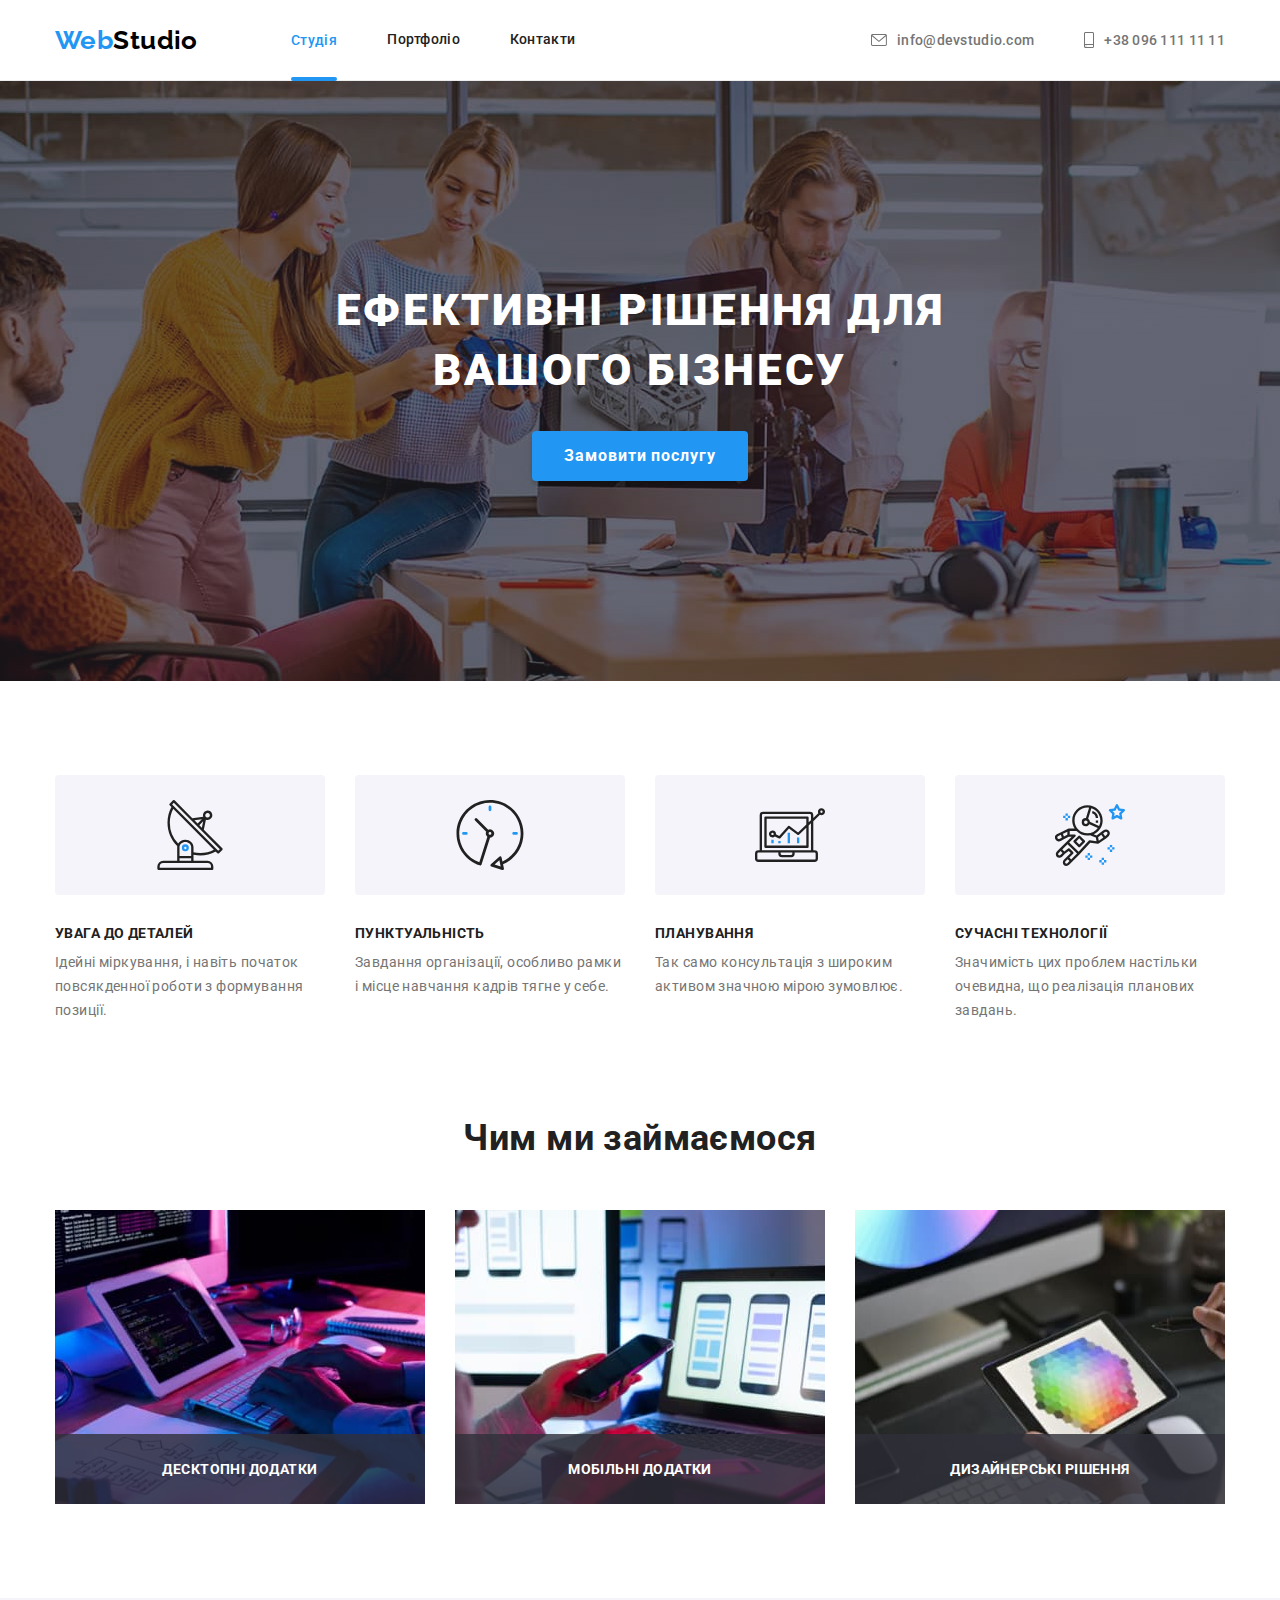
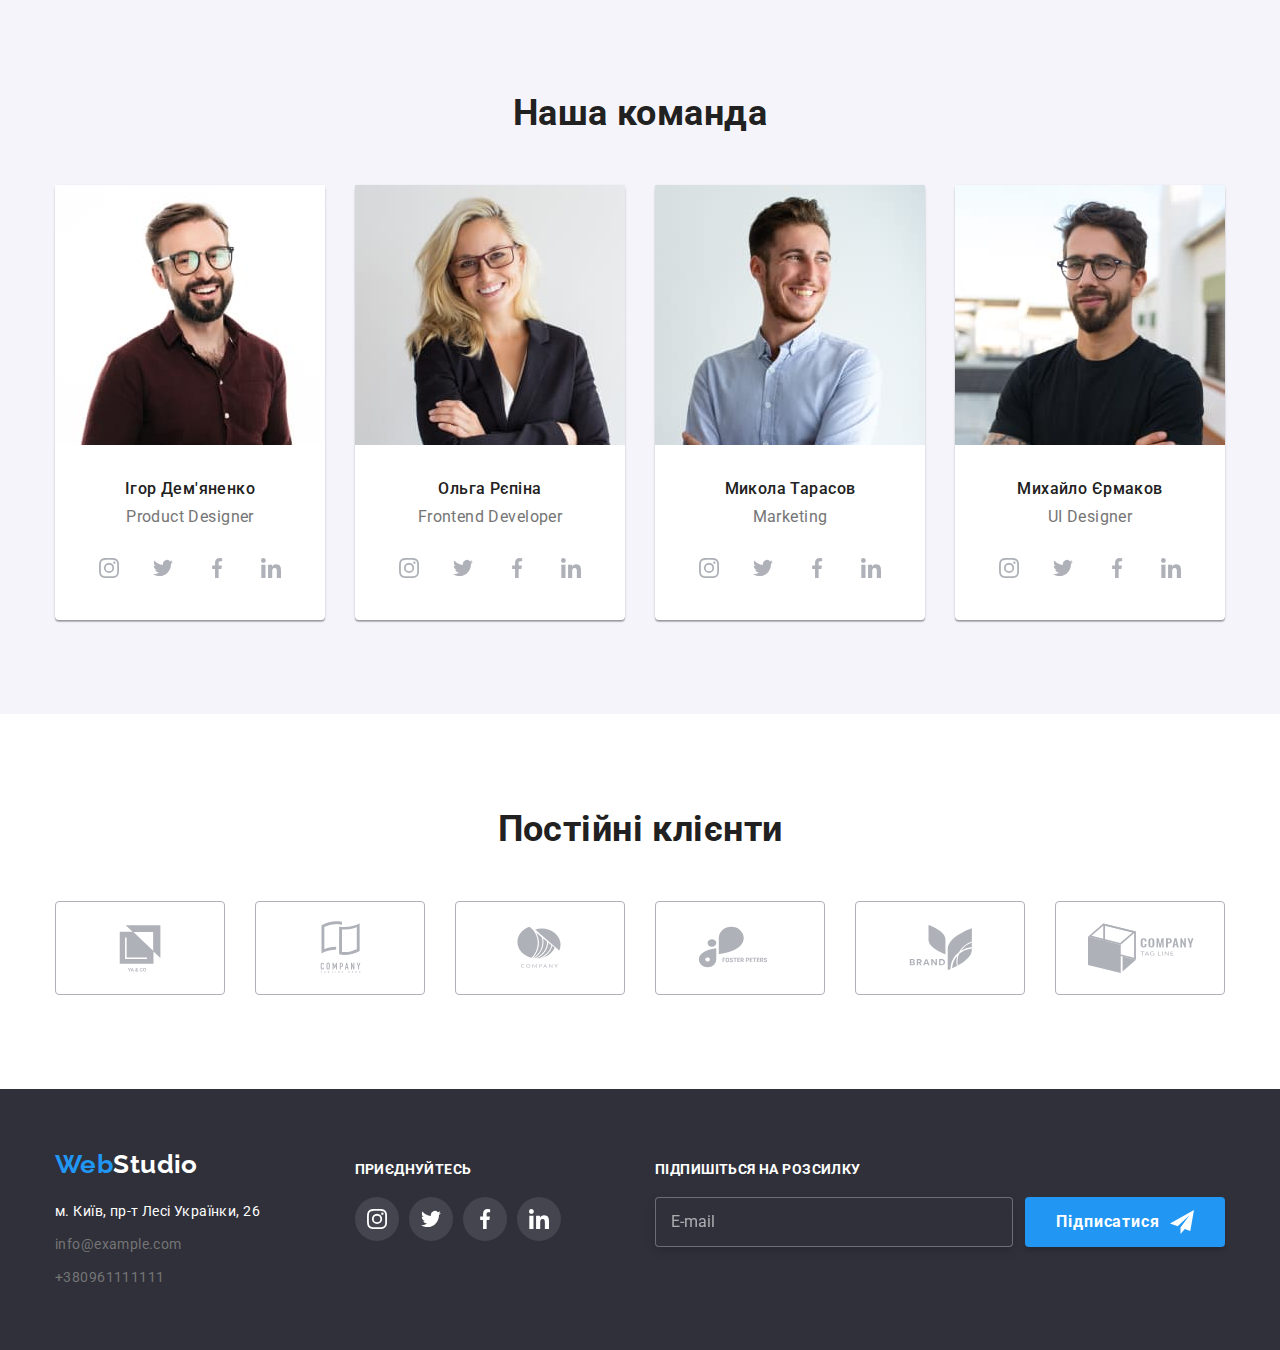
<file: index.html>
<!DOCTYPE html>
<html lang="uk">

<head>
  <meta charset="UTF-8">
  <meta http-equiv="X-UA-Compatible" content="IE=edge">
  <meta name="viewport" content="width=device-width, initial-scale=1.0">
  <link href="./css/normalize.css" rel="stylesheet">
  <link href="https://fonts.googleapis.com/css2?family=Raleway:wght@700&family=Roboto:wght@400;500;700;900&display=swap"
    rel="stylesheet" />
  <link rel="stylesheet" href="./css/styles.css" />
  <link rel="stylesheet" href="./images/icons.svg"/>
  <title>Document</title>
</head>

<body>
  <header class="header">
    <div class="container">
      <div class="header-container">
        <nav class="header-navigation">
          <a class="link web" href="./index.html">Web<span class="studio">Studio</span></a>
          <ul class="list flex-list navigation-list">
            <li><a class="link home current-home" href="./index.html">Студія</a></li>
            <li><a class="link navigation-link" href="./portfolio.html">Портфоліо</a></li>
            <li><a class="link navigation-link" href="#">Контакти</a></li>
          </ul>
        </nav>
        <ul class="list flex-list contact-list">
          <li><a class="link contact-item" href="mailto:info@devstudio.com">
              <svg class="contact-icon" width="16" height="12">
                <use href="./images/icons.svg#icon-letter"></use>
              </svg><span>info@devstudio.com</span></a></li>
          <li><a class="link contact-item" href="tel:+380961111111">
              <svg class="contact-icon" width="10" height="16">
                <use href="./images/icons.svg#icon-smartphone"></use>
              </svg><span>+38 096 111 11 11</span></a></li>
        </ul>
      </div>
    </div>
  </header>
  <main>
    <section class="hero-section">
      <div class="container">
      <div class="hero-content">
        <h1 class="hero-title">Ефективні рішення для вашого бізнесу</h1>
        <button data-modal-open class="main-button primary-button btn" type="button">Замовити послугу</button>
      </div>
    </div>
    </section>
    <section class="section">
      <div class="container">
        <h2 class="visually-hidden">Переваги</h2>
        <ul class="list flex-list specialty-list">
          <li class="specialty-item">
            <div class="specialty-icon-background">
              <svg class="specialty-icon">
              <use href="./images/icons.svg#icon-antenna"></use>
            </svg></div>
            <h3 class="specialty-title">Увага до деталей</h3>
            <p>Ідейні міркування, і навіть початок повсякденної роботи з формування позиції.</p>
          </li>
          <li class="specialty-item">
            <div class="specialty-icon-background">
              <svg class="specialty-icon">
                <use href="./images/icons.svg#icon-clock"></use>
              </svg>
            </div>
            <h3 class="specialty-title">Пунктуальність</h3>
            <p>Завдання організації, особливо рамки і місце навчання кадрів тягне у себе.</p>
          </li>
          <li class="specialty-item">
            <div class="specialty-icon-background">
              <svg class="specialty-icon">
                <use href="./images/icons.svg#icon-diagram"></use>
              </svg>
            </div>
            <h3 class="specialty-title">Планування</h3>
            <p>Так само консультація з широким активом значною мірою зумовлює.</p>
          </li>
          <li class="specialty-item">
            <div class="specialty-icon-background"><svg class="specialty-icon">
              <use href="./images/icons.svg#icon-astronaut"></use>
            </svg></div>
            <h3 class="specialty-title">Сучасні технології</h3>
            <p>Значимість цих проблем настільки очевидна, що реалізація планових завдань.</p>
          </li>
        </ul>
      </div>
    </section>
    <section class="service-section">
      <div class="container">
        <h2 class="title">Чим ми займаємося</h2>
        <ul class="list flex-list service-list">
          <li class="service-item"><img class="service-image" src="images/boxone.jpg" alt="Написання коду" width="370">
            <div class="service-background">
              <p class="service-text">Десктопні додатки</p>
            </div>
          </li>
          <li class="service-item"><img class="service-image" src="images/boxtwo.jpg" alt="Створення макету на телефон" width="370">
            <div class="service-background">
              <p class="service-text">Мобільні додатки</p>
            </div>
          </li>
          <li class="service-item"><img class="service-image" src="images/boxthree.jpg" alt="Вибір кольору" width="370">
          <div class="service-background">
            <p class="service-text">Дизайнерські рішення</p>
          </div>
        </li>
        </ul>
      </div>
    </section>
    <section class="team-section">
      <div class="section">
        <div class="container">
          <h2 class="title">Наша команда</h2>
          <ul class="list flex-list team-list">
            <li class="team-item">
              <img src="images/portretone.jpg" alt="Фото Ігоря Дем'яненко" width="270">
              <div class="team-description">
                <h3 class="team-leader">Ігор Дем'яненко</h3>
                <p class="competence">Product Designer</p>
                <ul class="soc-list list">
                  <li class="soc-item"><a href="" class="soc-link">
                    <svg class="soc-icon" width="20" height="20">
                      <use href="./images/icons.svg#icon-instagram"></use>
                    </svg>
                  </a></li>
                  <li class="soc-item"><a href="" class="soc-link">
                    <svg class="soc-icon" width="20" height="20">
                      <use href="./images/icons.svg#icon-twitter"></use>
                    </svg>
                  </a></li>
                  <li class="soc-item"><a href="" class="soc-link">
                    <svg class="soc-icon" width="20" height="20">
                      <use href="./images/icons.svg#icon-facebook"></use>
                    </svg>
                  </a></li>
                  <li class="soc-item"><a href="" class="soc-link">
                    <svg class="soc-icon" width="20" height="20">
                      <use href="./images/icons.svg#icon-linkedin"></use>
                    </svg>
                  </a></li>
                </ul>
              </div>
            </li>
            <li class="team-item">
              <img src="images/portrettwo.jpg" alt="Фото Ольги Рєпіної" width="270">
              <div class="team-description">
                <h3 class="team-leader">Ольга Рєпіна</h3>
                <p class="competence">Frontend Developer</p>
                <ul class="list soc-list">
                  <li class="soc-item"><a href="#" class="soc-link link">
                    <svg class="soc-icon" width="20" height="20">
                      <use href="./images/icons.svg#icon-instagram"></use>
                    </svg>
                  </a></li>
                  <li class="soc-item"><a href="#" class="soc-link link">
                    <svg class="soc-icon" width="20" height="20">
                      <use href="./images/icons.svg#icon-twitter"></use>
                    </svg>
                  </a></li>
                  <li class="soc-item"><a href="#" class="soc-link link">
                    <svg class="soc-icon" width="20" height="20">
                      <use href="./images/icons.svg#icon-facebook"></use>
                    </svg>
                  </a></li>
                  <li class="soc-item"><a href="#" class="soc-link link">
                    <svg class="soc-icon" width="20" height="20">
                      <use href="./images/icons.svg#icon-linkedin"></use>
                    </svg>
                  </a></li>
                </ul>
              </div>
            </li>
            <li class="team-item">
              <img src="images/portretthree.jpg" alt="Фото Миколи Тарасова" width="270">
              <div class="team-description">
                <h3 class="team-leader">Микола Тарасов</h3>
                <p class="competence">Marketing</p>
                <ul class="list soc-list">
                  <li class="soc-item"><a href="#" class="soc-link link">
                    <svg class="soc-icon" width="20" height="20">
                      <use href="./images/icons.svg#icon-instagram"></use>
                    </svg>
                  </a></li>
                  <li class="soc-item"><a href="#" class="soc-link link">
                    <svg class="soc-icon" width="20" height="20">
                      <use href="./images/icons.svg#icon-twitter"></use>
                    </svg>
                  </a></li>
                  <li class="soc-item"><a href="#" class="soc-link link">
                    <svg class="soc-icon" width="20" height="20">
                      <use href="./images/icons.svg#icon-facebook"></use>
                    </svg>
                  </a></li>
                  <li class="soc-item"><a href="#" class="soc-link link">
                    <svg class="soc-icon" width="20" height="20">
                      <use href="./images/icons.svg#icon-linkedin"></use>
                    </svg>
                  </a></li>
                </ul>
              </div>
            </li>
            <li class="team-item">
              <img src="images/portretfour.jpg" alt="Фото Михайла Єрмакова" width="270">
              <div class="team-description">
                <h3 class="team-leader">Михайло Єрмаков</h3>
                <p class="competence">UI Designer</p>
                <ul class="list soc-list">
                  <li class="soc-item"><a href="#" class="soc-link link">
                    <svg class="soc-icon" width="20" height="20">
                      <use href="./images/icons.svg#icon-instagram"></use>
                    </svg>
                  </a></li>
                  <li class="soc-item"><a href="#" class="soc-link link">
                    <svg class="soc-icon" width="20" height="20">
                      <use href="./images/icons.svg#icon-twitter"></use>
                    </svg>
                  </a></li>
                  <li class="soc-item"><a href="#" class="soc-link link">
                    <svg class="soc-icon" width="20" height="20">
                      <use href="./images/icons.svg#icon-facebook"></use>
                    </svg>
                  </a></li>
                  <li class="soc-item"><a href="#" class="soc-link link">
                    <svg class="soc-icon" width="20" height="20">
                      <use href="./images/icons.svg#icon-linkedin"></use>
                    </svg>
                  </a></li>
                </ul>
              </div>
            </li>
          </ul>
        </div>
      </div>
    </section>
    <section class="section">
      <div class="container">
      <h2 class="title">Постійні клієнти</h2>
      <ul class="list clients-list">
        <li class="clients-item"><a href="" class="clients-link"><svg class="clients-icon" width="106" height="60">
          <use href="./images/icons.svg#icon-logo1"></use>
        </svg></a>
      </li>
        <li class="clients-item"><a href="" class="clients-link"><svg class="clients-icon" width="106" height="60">
          <use href="./images/icons.svg#icon-logo2"></use>
        </svg></a></li>
        <li class="clients-item"><a href="" class="clients-link"><svg class="clients-icon" width="106" height="60">
          <use href="./images/icons.svg#icon-logo3"></use>
        </svg></a></li>
        <li class="clients-item"><a href="" class="clients-link"><svg class="clients-icon" width="106" height="60">
          <use href="./images/icons.svg#icon-logo4"></use>
        </svg></a></li>
        <li class="clients-item"><a href="" class="clients-link"><svg class="clients-icon" width="106" height="60">
          <use href="./images/icons.svg#icon-logo5"></use>
        </svg></a></li>
        <li class="clients-item"><a href="" class="clients-link"><svg class="clients-icon" width="106" height="60">
          <use href="./images/icons.svg#icon-logo6"></use>
        </svg></a></li>
      </ul>
      </div>
    </section>
  </main>
  <footer class="foot">
    <div class="container footer-container">
      <div>
        <a class="link logo" href="./index.html">Web<span class="logo-footer">Studio</span></a>
        <address>
          <ul class="footer-list">
            <li class="list footer-item"><a class="link map" href="https://goo.gl/maps/GycgCXqMDb9yf3LZ9">м. Київ, пр-т
                Лесі Українки,
                26</a></li>
            <li class="list footer-item"><a class="link contacts" href="mailto:info@example.com">info@example.com</a></li>
            <li class="list footer-item"><a class="link contacts" href="tel:+38096111111">+380961111111</a></li>
          </ul>
        </address>
      </div>
      <div class="join">
        <h2 class="join-header">приєднуйтесь</h2>
        <ul class="join-list list">
          <li class="join-item"><a href="" class="join-link">
              <svg class="join-icon" width="20" height="20">
                <use href="./images/icons.svg#icon-instagram"></use>
              </svg>
            </a></li>
          <li class="join-item"><a href="" class="join-link">
              <svg class="join-icon" width="20" height="20">
                <use href="./images/icons.svg#icon-twitter"></use>
              </svg>
            </a></li>
          <li class="join-item"><a href="" class="join-link">
              <svg class="join-icon" width="20" height="20">
                <use href="./images/icons.svg#icon-facebook"></use>
              </svg>
            </a></li>
          <li class="join-item"><a href="" class="join-link">
              <svg class="join-icon" width="20" height="20">
                <use href="./images/icons.svg#icon-linkedin"></use>
              </svg>
            </a></li>
        </ul>
      </div>
      <div class="footer-subscription">
      <h2 class="join-header">Підпишіться на розсилку</h2>
            <form class="footer-form">
              <label>                
                <input type="email" name="email" placeholder="E-mail" class="footer-mail" required/>
              </label>
              <button type="submit" class="main-button footer-button btn">Підписатися<svg class="send-icon" width="24" height="24">
                <use href="./images/icons.svg#icon-send"></use>
              </svg></button>
            </form>
    </div>
  </footer>
  <div class="backdrop is-hidden" data-modal>
    <div class="modal">
        <button class="close-button" data-modal-close>
        <svg width="18px" height="18px">
          <use href="./images/icons.svg#icon-close"></use>
        </svg>
      </button>
      <h2 class="modal-header">Залиште свої дані, ми вам передзвонимо</h2>
      <div>
        <form name="feedback" class="feedback-form">
          <label for="user-name" class="label-elements">Ім'я</label>
          <div class="input-container">
          <input id="user-name" type="user-name" class="input-elements">
          <svg class="form-icon" width="18px" height="18px">
            <use href="./images/icons.svg#icon-person"></use>
          </svg>
          </div>
          <label for="user-tel" class="label-elements">Телефон</label>
          <div class="input-container">
          <input id="user-tel" type="tel" class="input-elements">
          <svg class="form-icon" width="18px" height="18px">
            <use href="./images/icons.svg#icon-phone"></use>
          </svg>
          </div>
          <label for="user-mail" class="label-elements">Пошта</label>
          <div class="input-container">
          <input id="user-mail" type="email" class="input-elements">
          <svg class="form-icon" width="18px" height="18px">
            <use href="./images/icons.svg#icon-email"></use>
          </svg>
          </div>
          <label for="feedback" class="label-elements">Коментар</label>
          <textarea 
          class="input-elements comment"
          name="feedback" 
          placeholder="Введіть текст" rows="5"></textarea>
          <div class="checkbox-section">
          <input class="checkbox-input visually-hidden" id="terms-checkbox" type="checkbox" name="terms-checkbox" />
          <label class="checkbox-label" for="terms-checkbox"><svg class="checkbox-icon" width="16px" height="15px">
            <use href="./images/icons.svg#icon-vector"></use>
          </svg>
            Погоджуюся з розсилкою та приймаю
            <a class="modal-link" href="#">Умови договору</a>
          </label>
        </div>
        <div class="button-section">
        <button class="main-button btn submit-button" type="submit">Відправити</button></div>
        </form>
      </div>
    </div>
  </div>
    <script src="./js/modal.js"></script>
</body>

</html>
</file>
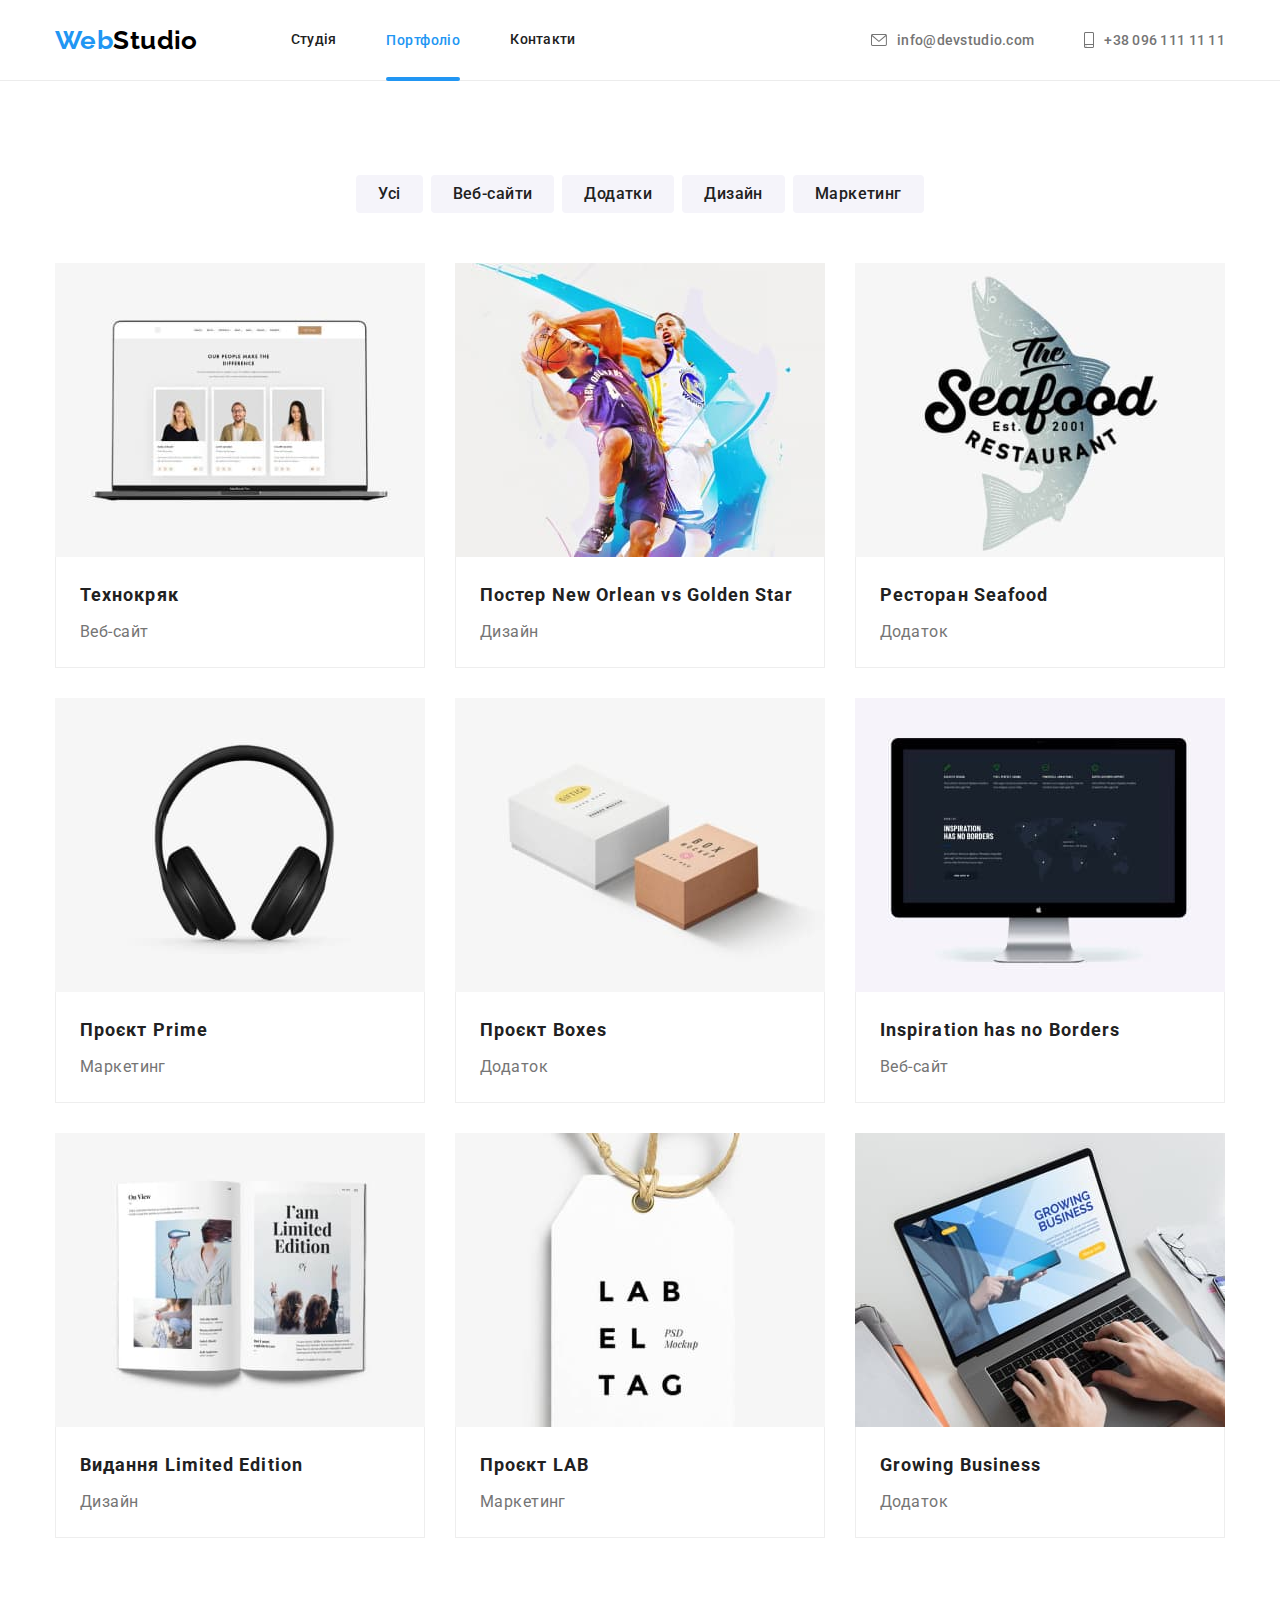
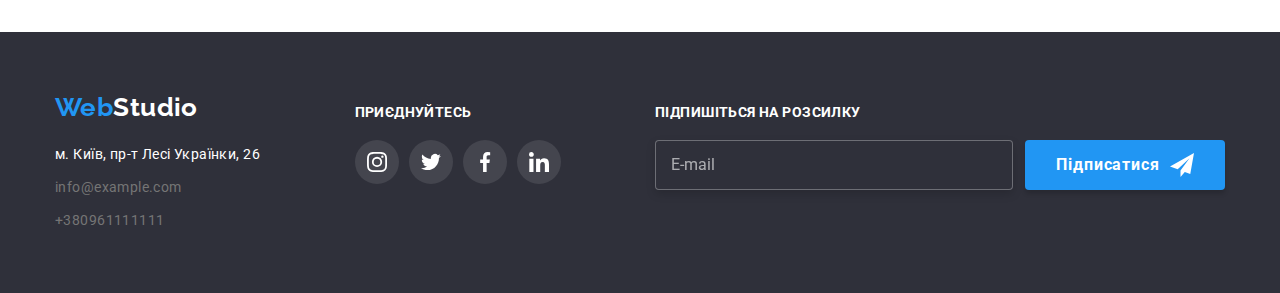
<file: portfolio.html>
<!DOCTYPE html>
<html lang="uk">

<head>
  <meta charset="UTF-8">
  <meta http-equiv="X-UA-Compatible" content="IE=edge">
  <meta name="viewport" content="width=device-width, initial-scale=1.0">
  <link rel="stylesheet" href="./css/normalize.css" />
  <link href="https://fonts.googleapis.com/css2?family=Raleway:wght@700&family=Roboto:wght@400;500;700;900&display=swap"
    rel="stylesheet" />
  <link rel="stylesheet" href="./css/styles.css" />
  <link rel="stylesheet" href="./images/icons.svg" />
  <title>Document</title>
</head>

<body>
  <header class="header">
    <div class="container">
      <div class="header-container">
        <nav class="header-navigation">
          <a class="link web" href="./portfolio.html">Web<span class="studio">Studio</span></a>
          <ul class="list flex-list navigation-list">
            <li><a class="link navigation-link" href="./index.html">Студія</a></li>
            <li><a class="link home current-home" href="./portfolio.html">Портфоліо</a></li>
            <li><a class="link navigation-link" href="#">Контакти</a></li>
          </ul>
        </nav>
        <ul class="list flex-list contact-list">
          <li><a class="link contact-item" href="mailto:info@devstudio.com">
              <svg class="contact-icon" width="16" height="12">
                <use href="./images/icons.svg#icon-letter"></use>
              </svg><span>info@devstudio.com</span></a></li>
          <li><a class="link contact-item" href="tel:+380961111111">
              <svg class="contact-icon" width="10" height="16">
                <use href="./images/icons.svg#icon-smartphone"></use>
              </svg><span>+38 096 111 11 11</span></a></li>
        </ul>
      </div>
    </div>
  </header>
  <main>
    <div class="container">
      <div class="section">
        <h1 class="visually-hidden">Портфоліо</h1>
        <ul class="list portfolio-list">
          <li>
            <button class="portfolio-menu btn" type="button">Усі</button>
          </li>
          <li>
            <button class="portfolio-menu btn" type="button">Веб-сайти</button>
          </li>
          <li>
            <button class="portfolio-menu btn" type="button">Додатки</button>
          </li>
          <li>
            <button class="portfolio-menu btn" type="button">Дизайн</button>
          </li>
          <li>
            <button class="portfolio-menu btn" type="button">Маркетинг</button>
          </li>
        </ul>
        <ul class="list flex-list project-list">
          <li class="project-list-item">
            <a href="" class="project-link">
            <div class="project-list-overlay">
            <img class="project-item" src="images/website.jpg" alt="ноутбук" width="370" />
            <p class="overlay">Ресурс пропонує комплексні пропозиції з різним рівнем функціоналу та сервісів. Все це дозволить відвідувачу отримати
            вичерпні відомості про компанію чи приватну особу.</p>
            </div>
            <div class="project-description">
              <h2 class="projects">Технокряк</h2>
              <p class="project-type">Веб-сайт</p>
            </div>
            </a>
          </li>
          <li class="project-list-item">
            <a href="" class="project-link">
            <div class="project-list-overlay">
            <img class="project-item" src="images/design.jpg" alt="постер баскетбольної гри" width="370" />
            <p class="overlay">Ресурс пропонує комплексні пропозиції з різним рівнем функціоналу та сервісів. Все це дозволить
              відвідувачу отримати
              вичерпні відомості про компанію чи приватну особу.</p>
              </div>
            <div class="project-description">
              <h2 class="projects">Постер New Orlean vs Golden Star</h2>
              <p class="project-type">Дизайн</p>
            </div>
            </a>
          </li>
          <li class="project-list-item">
            <a href="" class="project-link">
            <div class="project-list-overlay">
            <img class="project-item" src="images/application.jpg" alt="риба з назвою ресторану" width="370" />
            <p class="overlay">Ресурс пропонує комплексні пропозиції з різним рівнем функціоналу та сервісів. Все це дозволить
              відвідувачу отримати
              вичерпні відомості про компанію чи приватну особу.</p>
              </div>
            <div class="project-description">
              <h2 class="projects">Ресторан Seafood</h2>
              <p class="project-type">Додаток</p>
            </div>
            </a>
          </li>
          <li class="project-list-item">
            <a href="" class="project-link">
            <div class="project-list-overlay">
            <img class="project-item" src="images/projectprime.jpg" alt="наушники" width="370" />
            <p class="overlay">Ресурс пропонує комплексні пропозиції з різним рівнем функціоналу та сервісів. Все це дозволить
              відвідувачу отримати
              вичерпні відомості про компанію чи приватну особу.</p>
              </div>
            <div class="project-description">
              <h2 class="projects">Проєкт Prime</h2>
              <p class="project-type">Маркетинг</p>
            </div>
            </a>
          </li>
          <li class="project-list-item">
            <a href="" class="project-link">
            <div class="project-list-overlay">
            <img class="project-item" src="images/projectboxes.jpg" alt="дві коробочки" width="370" />
            <p class="overlay">Ресурс пропонує комплексні пропозиції з різним рівнем функціоналу та сервісів. Все це дозволить
              відвідувачу отримати
              вичерпні відомості про компанію чи приватну особу.</p>
              </div>
            <div class="project-description">
              <h2 class="projects">Проєкт Boxes</h2>
              <p class="project-type">Додаток</p>
            </div>
            </a>
          </li>
          <li class="project-list-item">
            <a href="" class="project-link">
            <div class="project-list-overlay">
            <img class="project-item" src="images/inspiration.jpg" alt="монітор комп'ютера" width="370" />
            <p class="overlay">Ресурс пропонує комплексні пропозиції з різним рівнем функціоналу та сервісів. Все це дозволить
              відвідувачу отримати
              вичерпні відомості про компанію чи приватну особу.</p>
              </div>
            <div class="project-description">
              <h2 class="projects">Inspiration has no Borders</h2>
              <p class="project-type">Веб-сайт</p>
            </div>
            </a>
          </li>
          <li class="project-list-item">
            <a href="" class="project-link">
            <div class="project-list-overlay">
            <img class="project-item" src="images/projectlimited.jpg" alt="книга" width="370" />
            <p class="overlay">Ресурс пропонує комплексні пропозиції з різним рівнем функціоналу та сервісів. Все це дозволить
              відвідувачу отримати
              вичерпні відомості про компанію чи приватну особу.</p>
              </div>
            <div class="project-description">
              <h2 class="projects">Видання Limited Edition</h2>
              <p class="project-type">Дизайн</p>
            </div>
            </a>
          </li>
          <li class="project-list-item">
            <a href="" class="project-link">
            <div class="project-list-overlay">
            <img class="project-item" src="images/projectlab.jpg" alt="бірочка" width="370" />
            <p class="overlay">Ресурс пропонує комплексні пропозиції з різним рівнем функціоналу та сервісів. Все це дозволить
              відвідувачу отримати
              вичерпні відомості про компанію чи приватну особу.</p>
            </div>            
            <div class="project-description">
              <h2 class="projects">Проєкт LAB</h2>
              <p class="project-type">Маркетинг</p>
            </div>
            </a>
          </li>
          <li class="project-list-item">
            <a href="" class="project-link">
            <div class="project-list-overlay">
            <img class="project-item" src="images/businessapplication.jpg" alt="бізнесмен за ноутбуком" width="370" />
            <p class="overlay">Ресурс пропонує комплексні пропозиції з різним рівнем функціоналу та сервісів. Все це дозволить
              відвідувачу отримати
              вичерпні відомості про компанію чи приватну особу.</p>
              </div>
            <div class="project-description">
              <h2 class="projects">Growing Business</h2>
              <p class="project-type">Додаток</p>
            </div>
            </a>
          </li>
        </ul>
      </div>
    </div>
  </main>
  <footer class="foot">
    <div class="container footer-container">
      <div>
      <a class="link logo" href="./portfolio.html">Web<span class="logo-footer">Studio</span></a>
      <address>
        <ul class="footer-list">
          <li class="list footer-item"><a class="link map" href="https://goo.gl/maps/GycgCXqMDb9yf3LZ9">м. Київ, пр-т
              Лесі Українки,
              26</a></li>
          <li class="list footer-item"><a class="link contacts" href="mailto:info@example.com">info@example.com</a></li>
          <li class="list footer-item"><a class="link contacts" href="tel:+38096111111">+380961111111</a></li>
        </ul>
      </address></div>
      <div class="join">
        <h2 class="join-header">приєднуйтесь</h2>
        <ul class="join-list list">
          <li class="join-item"><a href="" class="join-link">
              <svg class="join-icon" width="20" height="20">
                <use href="./images/icons.svg#icon-instagram"></use>
              </svg>
            </a></li>
          <li class="join-item"><a href="" class="join-link">
              <svg class="join-icon" width="20" height="20">
                <use href="./images/icons.svg#icon-twitter"></use>
              </svg>
            </a></li>
          <li class="join-item"><a href="" class="join-link">
              <svg class="join-icon" width="20" height="20">
                <use href="./images/icons.svg#icon-facebook"></use>
              </svg>
            </a></li>
          <li class="join-item"><a href="" class="join-link">
              <svg class="join-icon" width="20" height="20">
                <use href="./images/icons.svg#icon-linkedin"></use>
              </svg>
            </a></li>
        </ul>
      </div>
      <div class="footer-subscription">
        <h2 class="join-header">Підпишіться на розсилку</h2>
        <form class="footer-form">
          <label>
            <input type="email" name="email" placeholder="E-mail" class="footer-mail" required />
          </label>
          <button type="submit" class="main-button footer-button btn">Підписатися<svg class="send-icon" width="24" height="24">
              <use href="./images/icons.svg#icon-send"></use>
            </svg></button>
        </form>
      </div>
    </div>
  </footer>
</body>

</html>
</file>
<file: css/styles.css>
/* змінні */
:root {
    --color-white: #fff;
    --color-black: #000;
    --button-background-color: #F5F4FA;
    --footer-background-color: #2F303A;
    --color-decoration: #2196F3;
    --color-text: #757575;
    --color-title: #212121;
    --contacts-text-color: rgba(255, 255, 255, 0.6);
    --color-button-active: #188CE8;
    --color-icon: #AFB1B8;
    --animation-timing-function: cubic-bezier(0.4, 0, 0.2, 1) ;
    --modal-shadow: 0px 1px 3px rgba(0, 0, 0, 0.12), 0px 1px 1px rgba(0, 0, 0, 0.14), 0px 2px 1px rgba(0, 0, 0, 0.2);
    --project-list-shadow: 0px 1px 1px rgba(0, 0, 0, 0.12),
        0px 4px 4px rgba(0, 0, 0, 0.06),
        1px 4px 6px rgba(0, 0, 0, 0.16);
    --portfolio-button-shadow: 0px 3px 1px rgba(0, 0, 0, 0.1),
        0px 1px 2px rgba(0, 0, 0, 0.08),
        0px 2px 2px rgba(0, 0, 0, 0.12);
    --main-button-shadow: 0px 4px 4px rgba(0, 0, 0, 0.15);
}

/* головне */
body {
    font-family: 'Roboto';
    font-size: 14px;
    line-height: 1.7142;
    letter-spacing: 0.03em;
    color: var(--color-text);
}

ul {
    padding: 0;
    margin: 0;
}

p {
    margin: 0;
}

img {
    display: block;
}

.container {
    width: 1200px;
    padding: 0 15px;
    margin: auto;
}

.list {
    list-style-type: none;
}

.flex-list {
    display: flex;
}

.section {
    padding: 94px 0;
}

.btn {
    border: none;
    cursor: pointer;
}

.main-button {
    background-color: var(--color-decoration);
    box-shadow: var(--main-button-shadow);
    border-radius: 4px;
    font-weight: 700;
    font-size: 16px;
    line-height: 1.875;
    letter-spacing: 0.06em;
    color: var(--color-white);
    transition: background-color 250ms var(--animation-timing-function);
}

.main-button:hover,
.main-button:focus {
    background-color: var(--color-button-active);

}

/* навігація */
.header {
    border-bottom: 1px solid #ECECEC;
}

.header-container {
    display: flex;
    align-items: center;
    justify-content: space-between;
}

.header-navigation {
    display: flex;
    justify-content: space-between;
    align-items: center;
    margin: 0;
}

.link {
    text-decoration: none;
    transition: color 250ms var(--animation-timing-function);
}

.link:hover,
.link:focus {
    color: var(--color-decoration);
}

.web {
    margin-right: 93px;
    padding: 24px 0;
    font-family: 'Raleway';
    font-weight: 700;
    font-size: 26px;
    line-height: 1.1923;
    color: var(--color-decoration);
}

.studio {
    font-family: 'Raleway';
    font-weight: 700;
    font-size: 26px;
    line-height: 1.1923;
    color: var(--color-black);
}

.home {
    position: relative;
    display: block;
    padding: 32px 0;
    font-weight: 500;
    line-height: 1.1428;
    color: var(--color-decoration);

}

.current-home::after {
    content: '';
    width: 100%;
    height: 4px;
    position: absolute;
    left: 0;
    bottom: -1px;
    border-radius: 2px;
    background-color: var(--color-decoration);

}

.navigation-list {
    align-items: center;
    gap: 50px;
    margin: 0;
}

.navigation-link {
    padding: 32px 0;
    font-weight: 500;
    line-height: 1.1428;
    letter-spacing: 0.02em;
    color: var(--color-title);
}

.contact-list {
    gap: 50px;
    margin: 0;
}

.contact-item {
    text-decoration: none;
    display: flex;
    align-items: center;
    padding: 32px 0;
    font-weight: 500;
    line-height: 1.1428;
    letter-spacing: 0.02em;
    color: currentColor;
}

.contact-icon {
    margin-right: 10px;
    fill: currentColor;
}

/* шапка */
.hero-section {
    background-color: var(--footer-background-color);
    padding-top: 200px;
    padding-bottom: 200px;
    background-image: linear-gradient(rgba(47, 48, 58, 0.4), rgba(47, 48, 58, 0.4)),  url("../images/hero-image.jpg");
    background-repeat: no-repeat;
    background-size: cover;
    margin: 0 auto;
    background-position: center;
    max-width: 1600px;
}

.hero-content {
    display: flex;
    flex-direction: column;
    align-items: center;
    gap: 30px;
}

.hero-title {
    width: 696px;
    margin: 0;
    text-align: center;
    font-weight: 900;
    font-size: 44px;
    line-height: 1.3636;
    letter-spacing: 0.06em;
    text-transform: uppercase;
    color: var(--color-white);
}

.primary-button {
    width: 216px;
    height: 50px;
}

/* особливості */
.visually-hidden {
    position: absolute;
    white-space: nowrap;
    width: 1px;
    height: 1px;
    overflow: hidden;
    border: 0;
    padding: 0;
    clip: rect(0 0 0 0);
    clip-path: inset(50%);
    margin: -1px;
}

.specialty-list {
    gap: 30px;
}

.specialty-item {
    padding: 0;
}

.specialty-icon-background {
    padding: 25px 100px;
    margin-bottom: 30px;
    border-radius: 4px;
    background-color: var(--button-background-color);
}

.specialty-icon {
    display: block;
    width: 70px;
    height: 70px;
}

.specialty-title {
    margin: 0 0 10px;
    font-size: 14px;
    line-height: 1.15;
    text-transform: uppercase;
    color: var(--color-title);
}

/* чим ми займаємось */
.service-section {
    padding-bottom: 94px;
}

.title {
    margin: 0 0 50px;
    text-align: center;
    font-size: 36px;
    font-weight: 700;
    line-height: 1.2;
    color: var(--color-title);
}

.service-list {
    justify-content: space-between;
}

.service-item {
    display: block;
    position: relative;

}

.service-background {
    position: absolute;
    display: flex;
    justify-content: center;
    align-items: center;
    bottom: 0px;
    width: 100%;
    height: 70px;
    background-color: rgba(47, 48, 58, 0.8);

}

.service-text {
    text-transform: uppercase;
    font-weight: 700;
    line-height: 1.1428;
    color: var(--color-white);

}

/* команда */
.team-section {
    background-color: var(--button-background-color);
} 

.team-list {
    justify-content: space-between;
}

.team-item {
    background-color: var(--color-white);
    width: 270px;
    box-shadow: var(--modal-shadow);
    border-radius: 4px;
}

.team-description {
    display: flex;
    flex-direction: column;
    align-items: center;
    padding: 30px 0;


}

.team-leader {
    margin: 0;
    font-weight: 500;
    font-size: 16px;
    color: var(--color-title);
}

.competence {
    margin: 0;
    font-size: 16px;
}

.soc-list {
    display: flex;
    margin-top: 16px;
    gap: 10px;
}

.soc-icon {
    fill: var(--color-icon);
    transition: fill 250ms var(--animation-timing-function);
}

.soc-link {
    display: flex;
    justify-content: center;
    align-items: center;
    width: 44px;
    height: 44px;
    border-radius: 50%;
    transition: background-color 250ms var(--animation-timing-function);
}

.soc-link:hover,
.soc-link:focus {
    background-color: var(--color-decoration);
}

.soc-link:hover .soc-icon,
.soc-link:focus .soc-icon {
    fill: var(--color-white);
}

/* Постійні клієнти */

.clients-list {
    display: flex;
    justify-content: space-between;
}

.clients-link {
    display:block;
    padding: 16px 32px;
    border: 1px solid var(--color-icon);
    border-radius: 4px;
    width: 170px;
    transition: border 250ms var(--animation-timing-function);
}

.clients-link:hover,
.clients-link:focus {
    cursor: pointer;
    border: 1px solid var(--color-decoration);
}

.clients-icon {
    display: block;
    fill: var(--color-icon);
    transition: fill 250ms var(--animation-timing-function);
}

.clients-link:hover .clients-icon,
.clients-link:focus .clients-icon {
    fill: var(--color-decoration);
}


/* підвал */
.foot {
    background-color: var(--footer-background-color);
    padding: 60px 0;
}

.footer-container {
    display: flex;
    justify-content: space-between;
}

.logo {
    display: block;
    margin-bottom: 20px;
    font-family: 'Raleway';
    font-weight: 700;
    font-size: 26px;
    line-height: 1.1923;
    color: var(--color-decoration);
}

.logo-footer {
    color: var(--color-white);
}

.footer-list {
    display: flex;
    flex-direction: column;
    gap: 9px;
}

.map {
    color: var(--color-white);
    font-style: normal;
}

.contacts {
    color: var(--contacts-footer-text-color);
    font-style: normal;
}

.join {
    margin-left: 93px;
}

.join-header {
    font-size: inherit;
    line-height: 1.1428;
    text-align: left;
    color: var(--color-white);
    text-transform: uppercase;
    margin-bottom: 20px;
    margin-top: 12px;
}

.join-list {
    display: flex;
    gap: 10px;
}

.join-link {
    display: flex;
    justify-content: center;
    align-items: center;
    width: 44px;
    height: 44px;
    border-radius: 50%;
    background-color: rgba(255, 255, 255, 0.1);

    transition: background-color 250ms var(--animation-timing-function);
}

.join-link:hover,
.join-link:focus {
    background-color: var(--color-decoration);
}

.join-icon {
    fill: var(--color-white);
}

.footer-subscription {
    display: flex;
    flex-direction: column;
    padding-left: 93px;
}

.footer-form {
    display: flex; 
}

.footer-mail {
    padding: 15px;
    width: 358px;
    height: 50px;
    border: 1px;
    border-style:  solid;
    border-color: rgba(255, 255, 255, 0.3);
    filter: drop-shadow(0px 4px 4px rgba(0, 0, 0, 0.15));
    border-radius: 4px;
    background-color: var(--footer-background-color);
    outline: none;
}

.footer-mail::placeholder {
    font-size: 16px;
    line-height: 1.25;
    color: rgba(255, 255, 255, 0.6);
}

.footer-mail:not(:placeholder-shown):required:valid {
    border-color: var(--color-decoration);
}

.footer-button {
    display: flex;
    align-items: center;
    justify-content: center;
    margin-left: 12px;
    width: 200px;
}

.send-icon {
    fill: var(--color-white);
    margin-left: 10px;
}

/* портфоліо */
.portfolio-list {
    display: flex;
    gap: 8px;
    justify-content: center;
    margin-bottom: 50px;
}

.portfolio-menu {
    padding: 6px 22px;
    font-family: inherit;
    background-color: var(--button-background-color);
    color: var(--color-title);
    font-weight: 500;
    font-size: 16px;
    line-height: 1.625;
    border-radius: 4px;
    letter-spacing: inherit;

    transition: background-color 250ms var(--animation-timing-function), color 250ms var(--animation-timing-function);
}

.portfolio-menu:hover,
.portfolio-menu:focus {
    background-color: var(--color-decoration);
    color: var(--color-white);
    box-shadow: var(--portfolio-button-shadow);
    border-radius: 4px;
    
}

.project-list {
    flex-wrap: wrap;
    gap: 30px;
}

.project-link {
    text-decoration: none;
    display: block;
}

.project-link:hover,
.project-link:focus {
    box-shadow: var(--project-list-shadow);
    transition: box-shadow 250ms var(--animation-timing-function);
}

.project-list-overlay {
    position: relative;
    overflow: hidden;
}

.project-link:hover .overlay,
.project-link:focus .overlay {
    transform: translateY(0);
}

.overlay {
    position: absolute;
    width: 100%;
    height: 100%;
    top: 0;
    background-color: rgba(33, 150, 243, 0.9);
    transform: translateY(100%);
    transition: transform 250ms var(--animation-timing-function);

    padding: 63px 24px;
    font-size: 18px;
    line-height: 1.5555;
    color: var(--color-white);
}

.project-item {
    display: block;
}

.project-description {
    padding: 20px 24px;
    border: 1px solid #EEEEEE;
    border-top: 0;
}

.projects {
    margin: 0 0 4px;
    text-align: left;
    font-weight: 700;
    font-size: 18px;
    line-height: 2;
    letter-spacing: 0.06em;
    color: var(--color-title);
}

.project-type {
    margin: 0;
    text-align: left;
    font-size: 16px;
    line-height: 1.875;
    color: var(--color-text);
}

/* модальне вікно */

.backdrop.is-hidden {
    visibility: hidden;
    opacity: 0;
    pointer-events: none;
    transition: transform 250ms, opacity 250ms, visibility 250ms;
}

.backdrop.is-hidden .modal {
    transform: translate(-50%, -50%) scale(0.9);
}

.backdrop {
    position: fixed;
    left: 0;
    top: 0;
    width: 100%;
    height: 100%;
    background-color: rgba(0, 0, 0, 0.2);
    transition: opacity 250ms var(--animation-timing-function);

}

.modal {
    padding: 40px;
    position: absolute;
    top: 50%;
    left: 50%;
    transform: translate(-50%, -50%) scale(1);
    transition: transform 250ms var(--animation-timing-function);
    width: 528px;
    max-height: 581px;
    height: 100%;
    overflow: auto;
    background-color: var(--color-white);
    box-shadow: var(--modal-shadow);
    border-radius: 4px;

}

.close-button {
    display: flex;
    justify-content: center;
    align-items: center;
    position: absolute;
    right: 8px;
    top: 8px;
    width: 30px;
    height: 30px;
    background-color: var(--color-white);
    border: 1px solid rgba(0, 0, 0, 0.1);
    border-radius: 50%;

}

.close-button:hover {
    cursor: pointer;
    fill: var(--color-decoration);

}

.modal-header {
    display: block;
    text-align: center;
    margin-top: 0;
    margin-bottom: 12px;
    font-size: 20px;
    line-height: 1.15;
    color: var(--color-title);

}

.feedback-form {
    display: flex;
    flex-direction: column;
}

.label-elements {
    font-size: 12px;
    line-height: 1.1716;
    letter-spacing: 0.01em;
    margin-bottom: 4px;
}

.input-container {
    position: relative;
    margin-bottom: 10px;
    
}

.input-elements {
    width: 100%;
    height: 40px;
    padding-left: 34px;
    border: 1px solid rgba(33, 33, 33, 0.2);
    border-radius: 4px;
    outline: none;
    
}

.comment {
    padding: 12px 16px;
    margin-bottom: 20px;
    resize: none;
    height: auto;
}

.input-elements:focus {
    border-color: var(--color-decoration);
    transition: border-color 250ms var(--animation-timing-function);
}

.form-icon {
    position: absolute;
    left: 12px;
    top: 11px;
    fill: var(--color-title);
    transition: fill 250ms var(--animation-timing-function);
}

.input-elements:focus + .form-icon {
    fill: var(--color-decoration);
}

/* Checkbox */

.checkbox-section {
    position: relative;
    margin-bottom: 30px;

}

.checkbox-label {
    position: relative;
    left: 40px;
}

.checkbox-icon {
    position: absolute;
    display: block;
    left: -25px;
    bottom: 2px;
    opacity: 0;
    border-radius: 2px;
    background-color: var(--color-decoration);
}

.checkbox-input {
    appearance: none;
    position: absolute;
    left: 0px;

}

.checkbox-label::before {
    position: absolute;
    left: -25px;
    bottom: 2px;
    content: '';
    width: 16px;
    height: 15px;
    border: 1px solid var(--color-title);
    border-radius: 2px;
}

.checkbox-input:checked ~ .checkbox-label .checkbox-icon {
    opacity: 1;
}

.modal-link {
    color: var(--color-decoration);
}

.button-section {
    position: relative;
}

.submit-button {
    position: absolute;
    width: 200px;
    height: 50px;
    left: 50%;
    transform: translateX(-50%);
}
</file>
